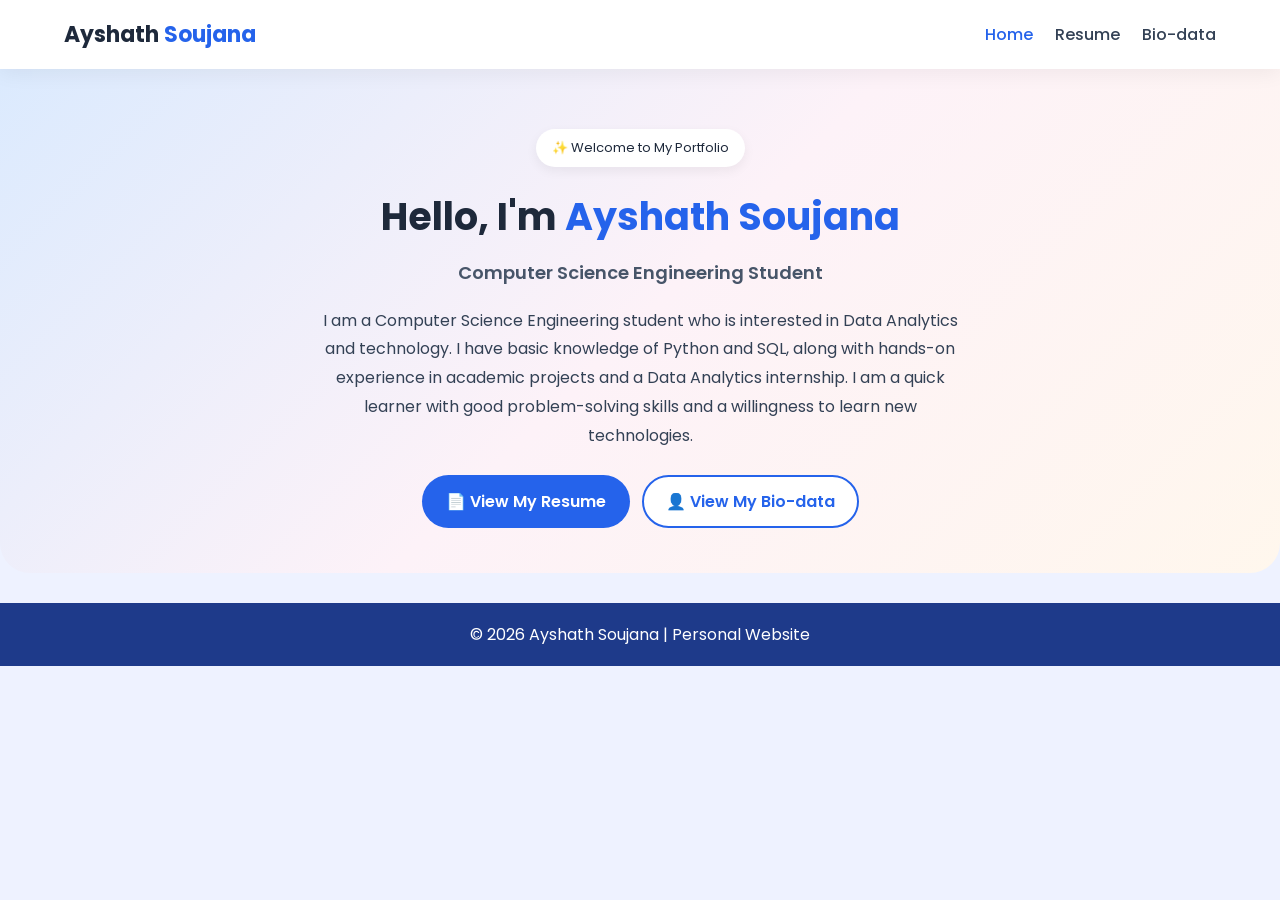
<file: index.html>
<!DOCTYPE html>
<html lang="en">
<head>
<meta charset="UTF-8">
<meta name="viewport" content="width=device-width, initial-scale=1.0">
<title>Ayshath Soujana | Portfolio</title>
<link rel="stylesheet" href="style.css">
<link href="https://fonts.googleapis.com/css2?family=Poppins:wght@300;400;500;600;700&display=swap" rel="stylesheet">
</head>
<body>
<nav>
  <div class="logo">Ayshath <span>Soujana</span></div>
  <div class="nav-links">
    <a href="index.html" class="active">Home</a>
    <a href="resume.html">Resume</a>
    <a href="biodata.html">Bio-data</a>
  </div>
</nav>

<header class="hero">
  <div class="hero-badge">✨ Welcome to My Portfolio</div>
  <h1>Hello, I'm <span>Ayshath Soujana</span></h1>
  <p class="hero-sub">Computer Science Engineering Student</p>

  <p class="hero-about">
    I am a Computer Science Engineering student who is interested in Data Analytics and technology.
    I have basic knowledge of Python and SQL, along with hands-on experience in academic projects and a Data Analytics internship.
    I am a quick learner with good problem-solving skills and a willingness to learn new technologies.
  </p>

  <div class="hero-btns">
    <a href="resume.html" class="btn-primary">📄 View My Resume</a>
    <a href="biodata.html" class="btn-secondary">👤 View My Bio-data</a>
  </div>
</header>



<footer>© 2026 Ayshath Soujana | Personal Website</footer>
<script src="script.js"></script>
</body>
</html>
</file>
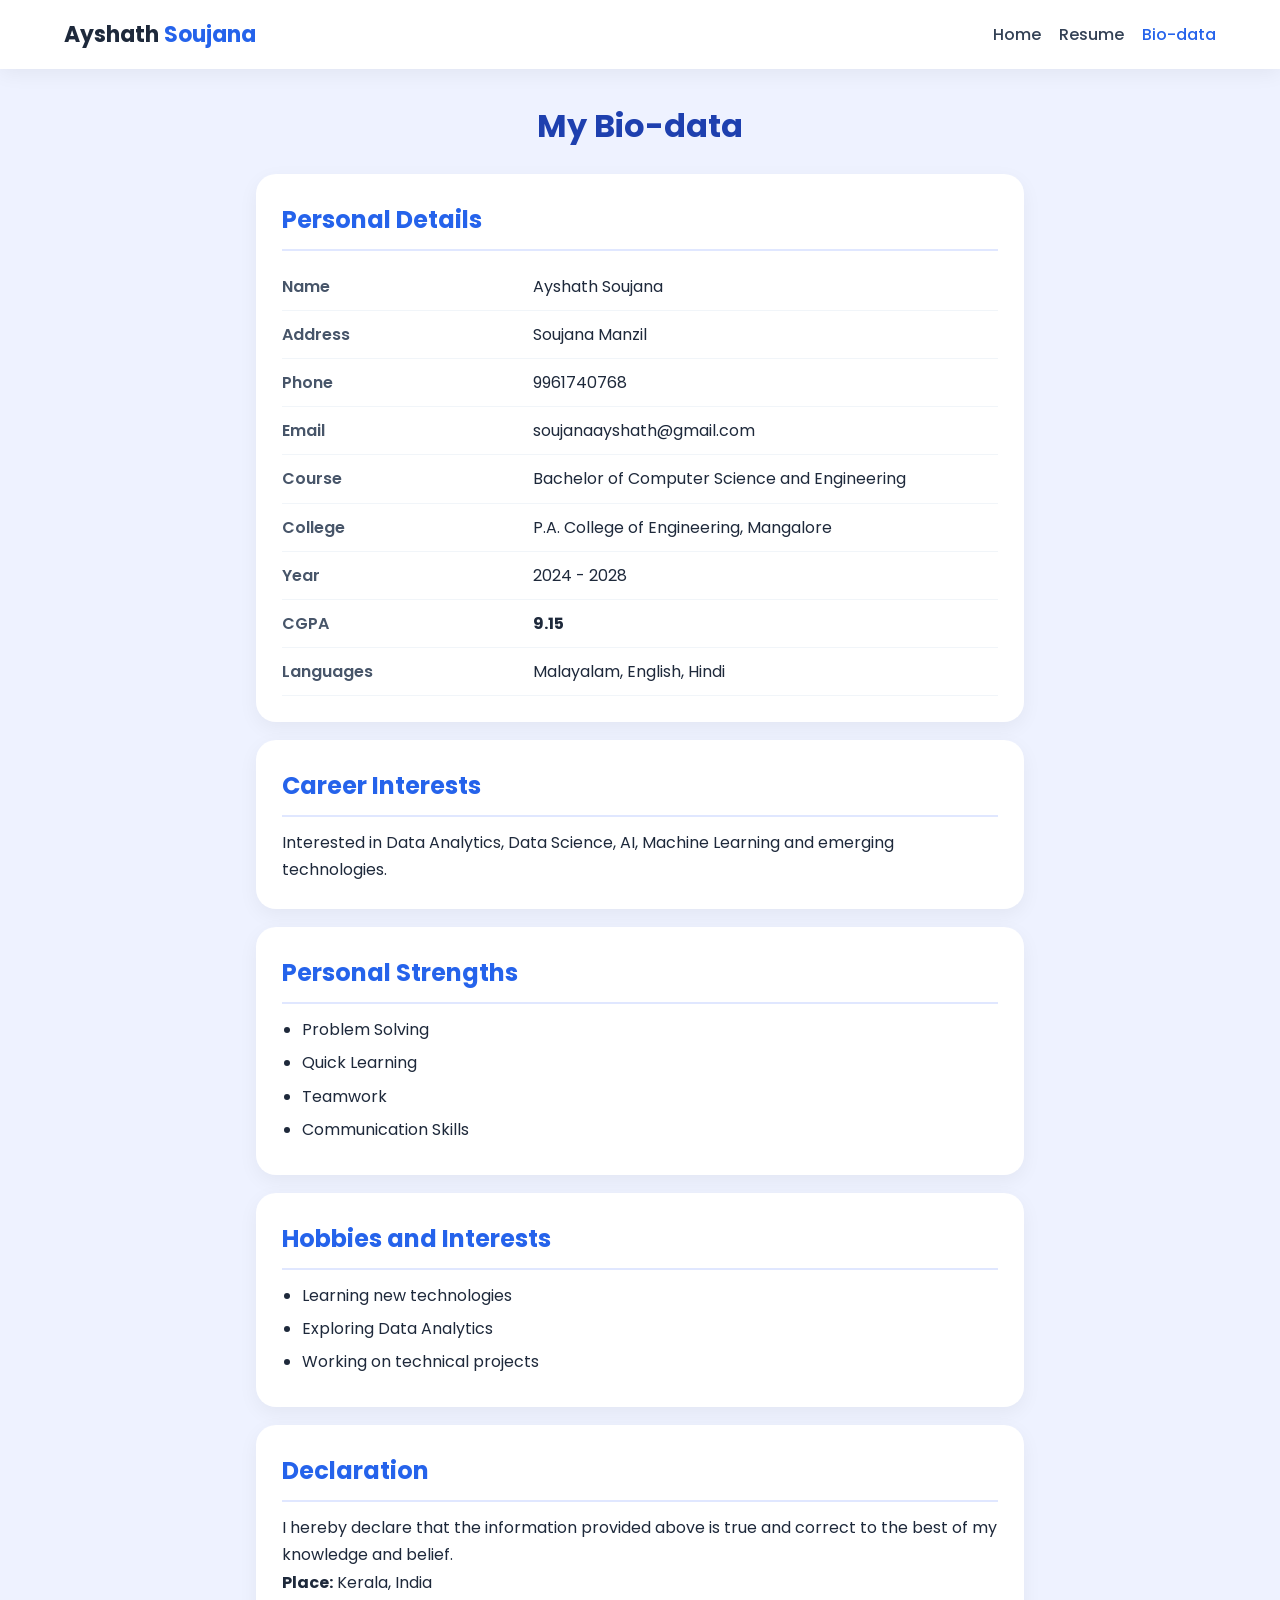
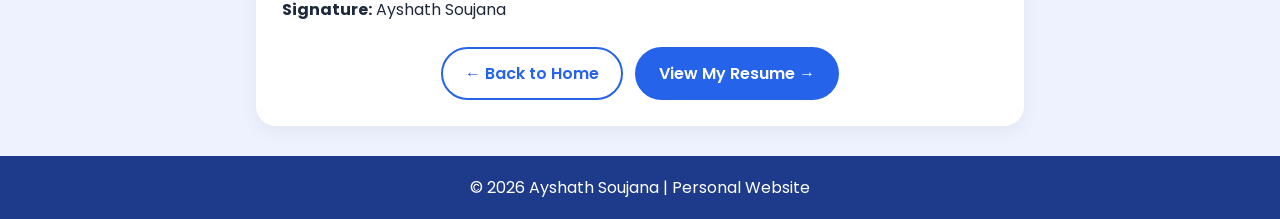
<file: biodata.html>
<!DOCTYPE html>
<html lang="en">
<head>
<meta charset="UTF-8"><meta name="viewport" content="width=device-width, initial-scale=1.0">
<title>Bio-data | Ayshath Soujana</title>
<link rel="stylesheet" href="style.css">
<link href="https://fonts.googleapis.com/css2?family=Poppins:wght@300;400;500;600;700&display=swap" rel="stylesheet">
</head>
<body>
<nav><div class="logo">Ayshath <span>Soujana</span></div>
<div class="nav-links"><a href="index.html">Home</a><a href="resume.html">Resume</a><a href="biodata.html" class="active">Bio-data</a></div></nav>
<div class="container">
<h1 class="page-title">My Bio-data</h1>
<div class="card"><h2>Personal Details</h2><table>
<tr><td>Name</td><td>Ayshath Soujana</td></tr>
<tr><td>Address</td><td>Soujana Manzil</td></tr>
<tr><td>Phone</td><td>9961740768</td></tr>
<tr><td>Email</td><td>soujanaayshath@gmail.com</td></tr>
<tr><td>Course</td><td>Bachelor of Computer Science and Engineering</td></tr>
<tr><td>College</td><td>P.A. College of Engineering, Mangalore</td></tr>
<tr><td>Year</td><td>2024 - 2028</td></tr>
<tr><td>CGPA</td><td><b>9.15</b></td></tr>
<tr><td>Languages</td><td>Malayalam, English, Hindi</td></tr>
</table></div>
<div class="card"><h2>Career Interests</h2><p>Interested in Data Analytics, Data Science, AI, Machine Learning and emerging technologies.</p></div>
<div class="card"><h2>Personal Strengths</h2><ul><li>Problem Solving</li><li>Quick Learning</li><li>Teamwork</li><li>Communication Skills</li></ul></div>
<div class="card"><h2>Hobbies and Interests</h2><ul><li>Learning new technologies</li><li>Exploring Data Analytics</li><li>Working on technical projects</li></ul></div>
<div class="card"><h2>Declaration</h2><p>I hereby declare that the information provided above is true and correct to the best of my knowledge and belief.</p><p><b>Place:</b> Kerala, India<br><b>Signature:</b> Ayshath Soujana</p>
<div class="hero-btns"><a href="index.html" class="btn-secondary">← Back to Home</a><a href="resume.html" class="btn-primary">View My Resume →</a></div></div>
</div>
<footer>© 2026 Ayshath Soujana | Personal Website</footer>
</body></html>
</file>
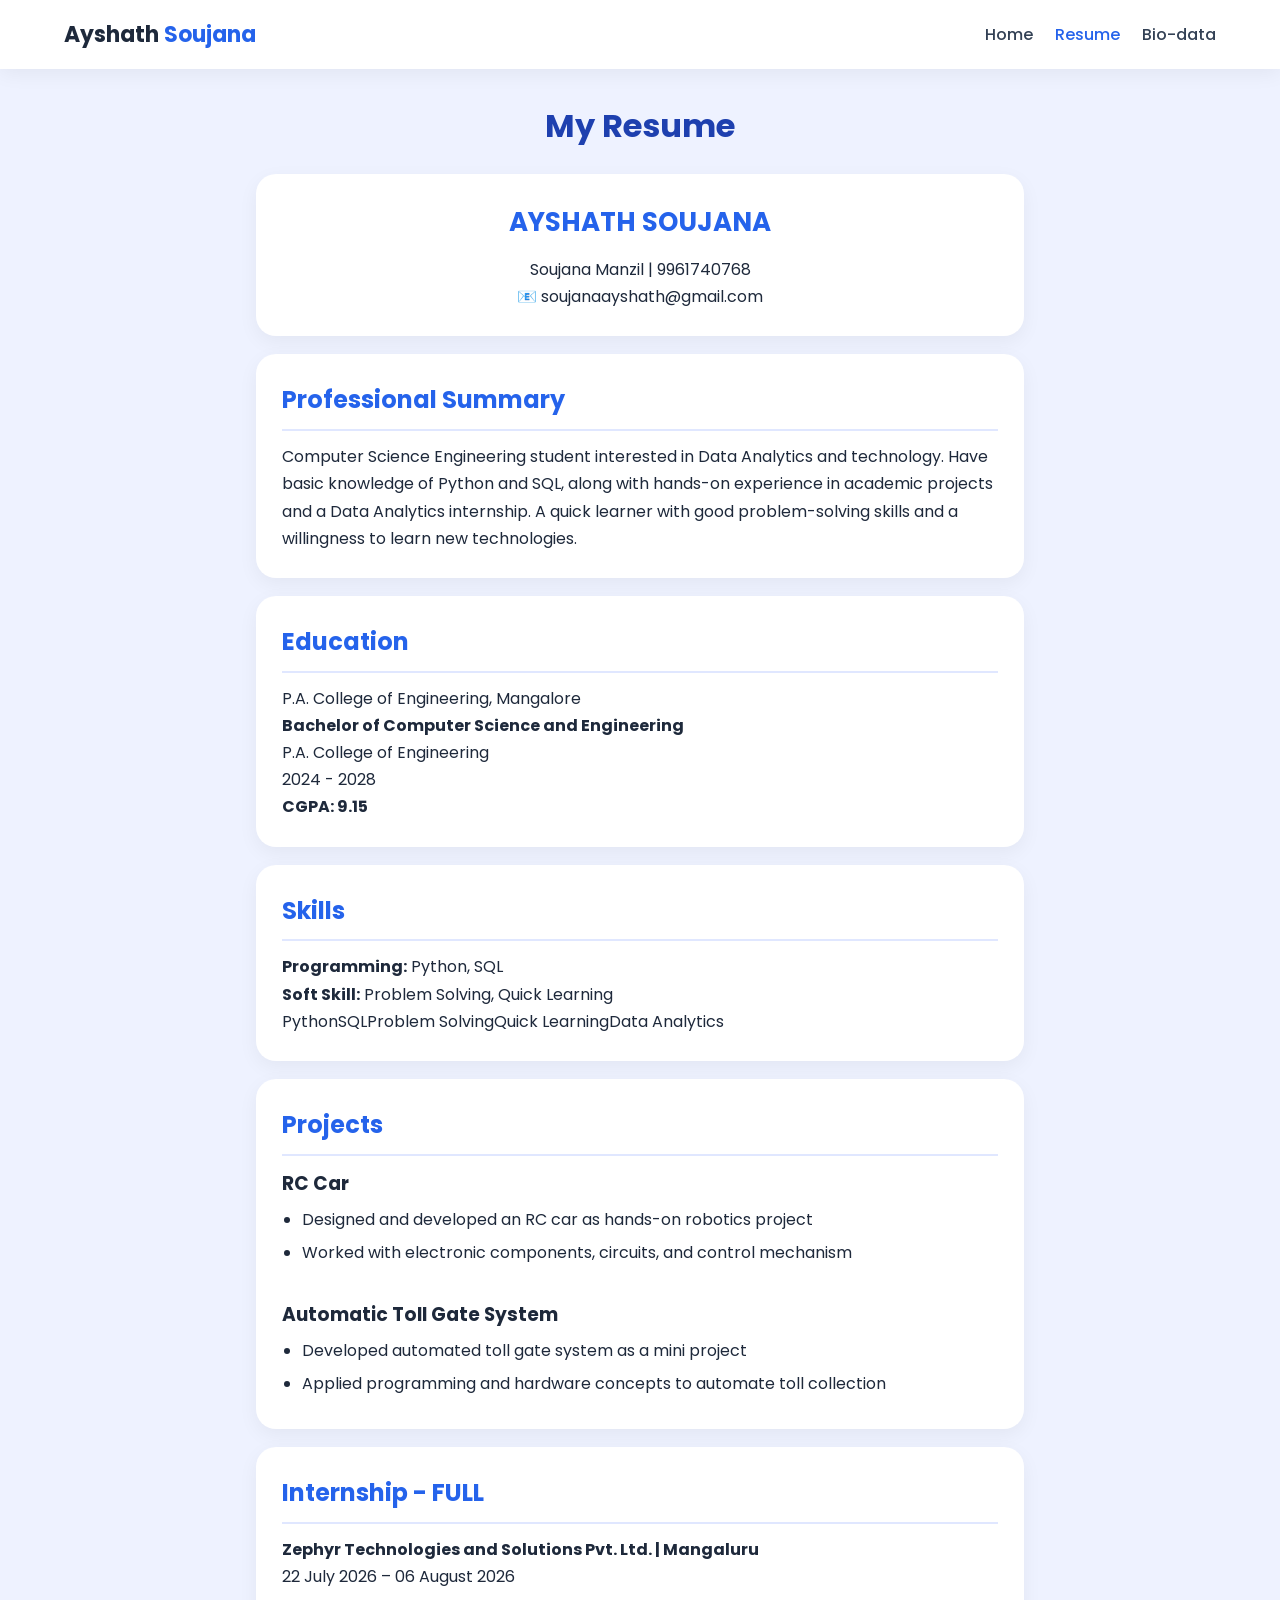
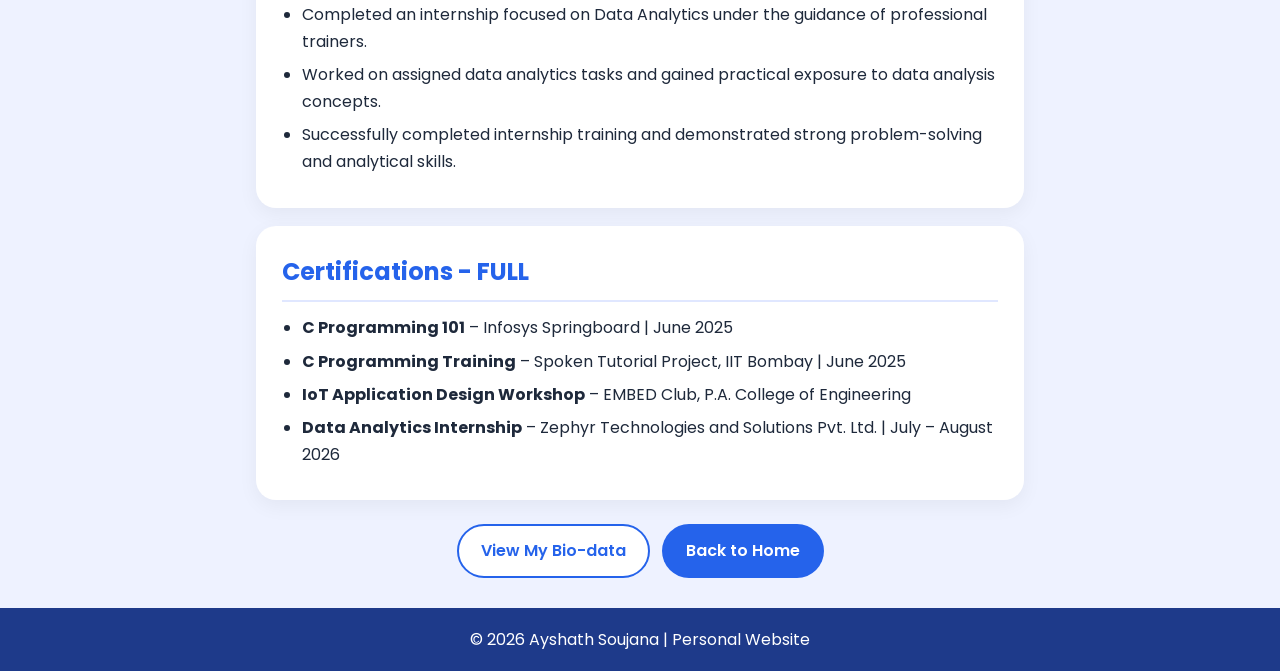
<file: resume.html>
<!DOCTYPE html>
<html lang="en">
<head>
<meta charset="UTF-8">
<meta name="viewport" content="width=device-width, initial-scale=1.0">
<title>Resume | Ayshath Soujana</title>
<link rel="stylesheet" href="style.css">
<link href="https://fonts.googleapis.com/css2?family=Poppins:wght@300;400;500;600;700&display=swap" rel="stylesheet">
</head>
<body>
<nav>
  <div class="logo">Ayshath <span>Soujana</span></div>
  <div class="nav-links">
    <a href="index.html">Home</a>
    <a href="resume.html" class="active">Resume</a>
    <a href="biodata.html">Bio-data</a>
  </div>
</nav>

<div class="container">
<h1 class="page-title">My Resume</h1>

<div class="card" style="text-align:center">
  <h2 style="font-size:26px;border:none;padding:0">AYSHATH SOUJANA</h2>
  <p>Soujana Manzil | 9961740768<br>📧 soujanaayshath@gmail.com</p>
</div>

<div class="card">
  <h2>Professional Summary</h2>
  <p>Computer Science Engineering student interested in Data Analytics and technology. Have basic knowledge of Python and SQL, along with hands-on experience in academic projects and a Data Analytics internship. A quick learner with good problem-solving skills and a willingness to learn new technologies.</p>
</div>

<div class="card">
  <h2>Education</h2>
  <p>P.A. College of Engineering, Mangalore<br>
  <b>Bachelor of Computer Science and Engineering</b><br>
  P.A. College of Engineering<br>
  2024 - 2028<br>
  <b>CGPA: 9.15</b></p>
</div>

<div class="card">
  <h2>Skills</h2>
  <p><b>Programming:</b> Python, SQL</p>
  <p><b>Soft Skill:</b> Problem Solving, Quick Learning</p>
  <div class="tags">
    <span>Python</span><span>SQL</span><span>Problem Solving</span><span>Quick Learning</span><span>Data Analytics</span>
  </div>
</div>

<div class="card">
  <h2>Projects</h2>
  <h3 style="color:#1e293b;margin-bottom:6px;">RC Car</h3>
  <ul>
    <li>Designed and developed an RC car as hands-on robotics project</li>
    <li>Worked with electronic components, circuits, and control mechanism</li>
  </ul>
  <br>
  <h3 style="color:#1e293b;margin-bottom:6px;">Automatic Toll Gate System</h3>
  <ul>
    <li>Developed automated toll gate system as a mini project</li>
    <li>Applied programming and hardware concepts to automate toll collection</li>
  </ul>
</div>

<div class="card">
  <h2>Internship - FULL</h2>
  <p><b>Zephyr Technologies and Solutions Pvt. Ltd. | Mangaluru</b><br>22 July 2026 – 06 August 2026</p>
  <ul style="margin-top:10px;">
    <li>Completed an internship focused on Data Analytics under the guidance of professional trainers.</li>
    <li>Worked on assigned data analytics tasks and gained practical exposure to data analysis concepts.</li>
    <li>Successfully completed internship training and demonstrated strong problem-solving and analytical skills.</li>
  </ul>
</div>

<div class="card">
  <h2>Certifications - FULL</h2>
  <ul>
    <li><b>C Programming 101</b> – Infosys Springboard | June 2025</li>
    <li><b>C Programming Training</b> – Spoken Tutorial Project, IIT Bombay | June 2025</li>
    <li><b>IoT Application Design Workshop</b> – EMBED Club, P.A. College of Engineering</li>
    <li><b>Data Analytics Internship</b> – Zephyr Technologies and Solutions Pvt. Ltd. | July – August 2026</li>
  </ul>
</div>

<div class="hero-btns">
  <a href="biodata.html" class="btn-secondary">View My Bio-data</a>
  <a href="index.html" class="btn-primary">Back to Home</a>
</div>

</div>
<footer>© 2026 Ayshath Soujana | Personal Website</footer>
</body>
</html>
</file>
<file: style.css>
*{margin:0;padding:0;box-sizing:border-box;font-family:'Poppins',sans-serif}
body{background:#eef2ff;color:#1e293b;line-height:1.7}
nav{background:white;padding:16px 5%;display:flex;justify-content:space-between;align-items:center;position:sticky;top:0;box-shadow:0 4px 20px rgba(0,0,0,0.06);z-index:10}
.logo{font-size:22px;font-weight:700}.logo span{color:#2563eb}
.nav-links a{margin-left:18px;text-decoration:none;color:#334155;font-weight:500}
.nav-links a.active{color:#2563eb}
.hero{text-align:center;padding:60px 20px 45px;background:linear-gradient(135deg,#dbeafe,#fdf2f8,#fff7ed);border-radius:0 0 30px 30px}
.hero-badge{background:white;padding:8px 16px;border-radius:20px;font-size:13px;box-shadow:0 4px 12px rgba(0,0,0,0.06);display:inline-block}
.hero h1{font-size:38px;margin:18px 0 8px}.hero h1 span{color:#2563eb}
.hero-sub{color:#475569;font-weight:600;font-size:18px}
.hero-about{max-width:650px;margin:18px auto 0;color:#334155;font-size:16px;line-height:1.8}
.hero-btns{display:flex;gap:12px;justify-content:center;flex-wrap:wrap;margin-top:24px}
.btn-primary{background:#2563eb;color:white;padding:13px 24px;border-radius:30px;text-decoration:none;font-weight:600}
.btn-secondary{background:white;color:#2563eb;border:2px solid #2563eb;padding:11px 22px;border-radius:30px;text-decoration:none;font-weight:600}
.container{max-width:800px;margin:30px auto;padding:0 16px}
.page-title{text-align:center;font-size:32px;color:#1e40af;margin-bottom:20px}
.card{background:white;padding:26px;border-radius:20px;box-shadow:0 6px 20px rgba(0,0,0,0.05);margin-bottom:18px}
.card h2{color:#2563eb;margin-bottom:12px;border-bottom:2px solid #e0e7ff;padding-bottom:8px}
.card table{width:100%;border-collapse:collapse}.card td{padding:10px 0;border-bottom:1px solid #f1f5f9}.card td:first-child{font-weight:600;color:#475569;width:35%}
.card ul{padding-left:20px}.card li{margin-bottom:6px}
.card-section{max-width:900px;margin:30px auto;padding:0 16px}.card-section h2{text-align:center;color:#2563eb;margin-bottom:16px}
footer{background:#1e3a8a;color:white;text-align:center;padding:18px;margin-top:30px}

/* RESUME - Like your photo */
.resume-page{background:#f1f5f9}
.resume-paper{max-width:800px;margin:30px auto;background:white;padding:45px 50px;box-shadow:0 10px 30px rgba(0,0,0,0.08);font-family:'Inter',sans-serif;color:#000}
.resume-top{text-align:center;margin-bottom:10px}
.resume-top h1{font-size:38px;font-weight:900;letter-spacing:-1px;line-height:1.1}
.resume-top p{font-size:14px;margin-top:8px;color:#111}
.r-head{font-size:18px;font-weight:800;letter-spacing:1px;border-top:1.5px solid #000;border-bottom:1.5px solid #000;padding:6px 0;margin:22px 0 10px;text-transform:uppercase}
.resume-paper p{font-size:14.5px;line-height:1.6}
.resume-paper ul{padding-left:20px;margin-top:4px}
.resume-paper li{font-size:14.5px;line-height:1.6;margin-bottom:3px}
@media(max-width:600px){.hero h1{font-size:28px}.nav-links a{margin-left:10px;font-size:13px}.resume-paper{padding:30px 22px}.resume-top h1{font-size:28px}}
</file>
